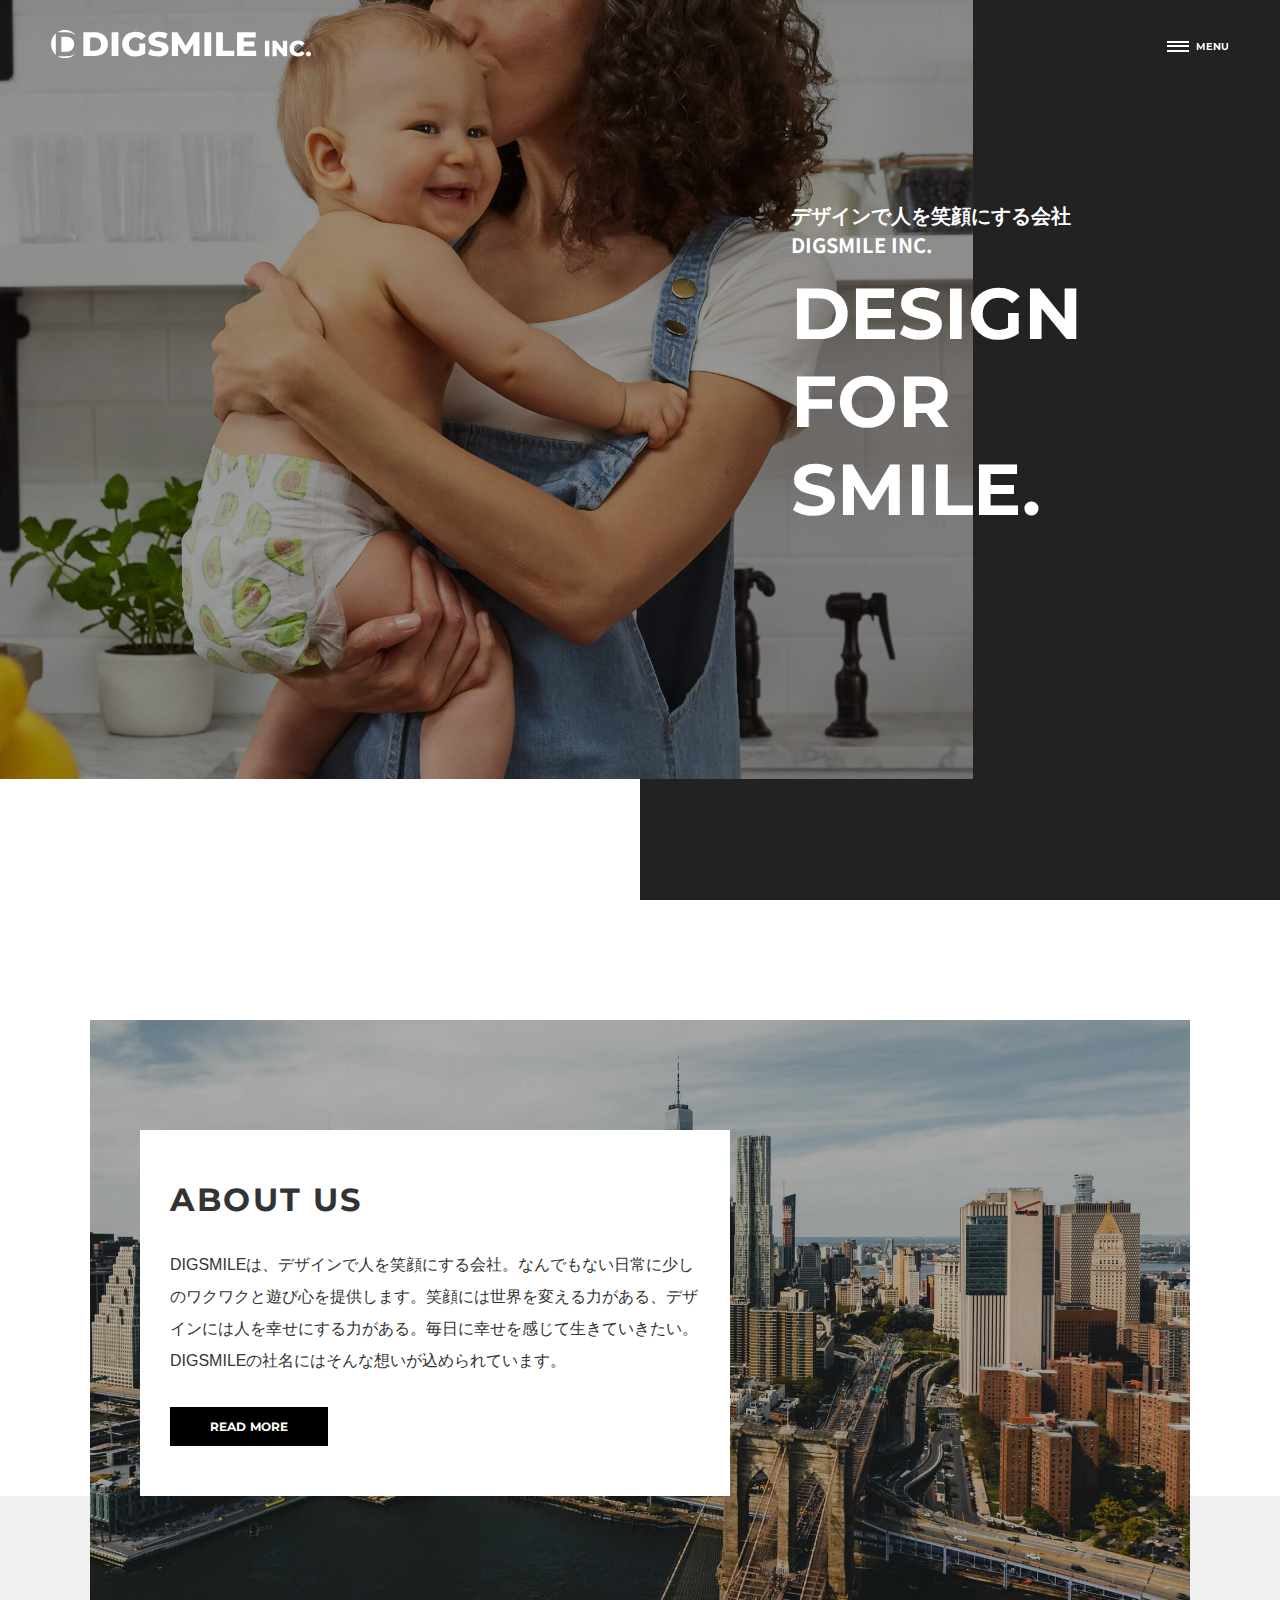
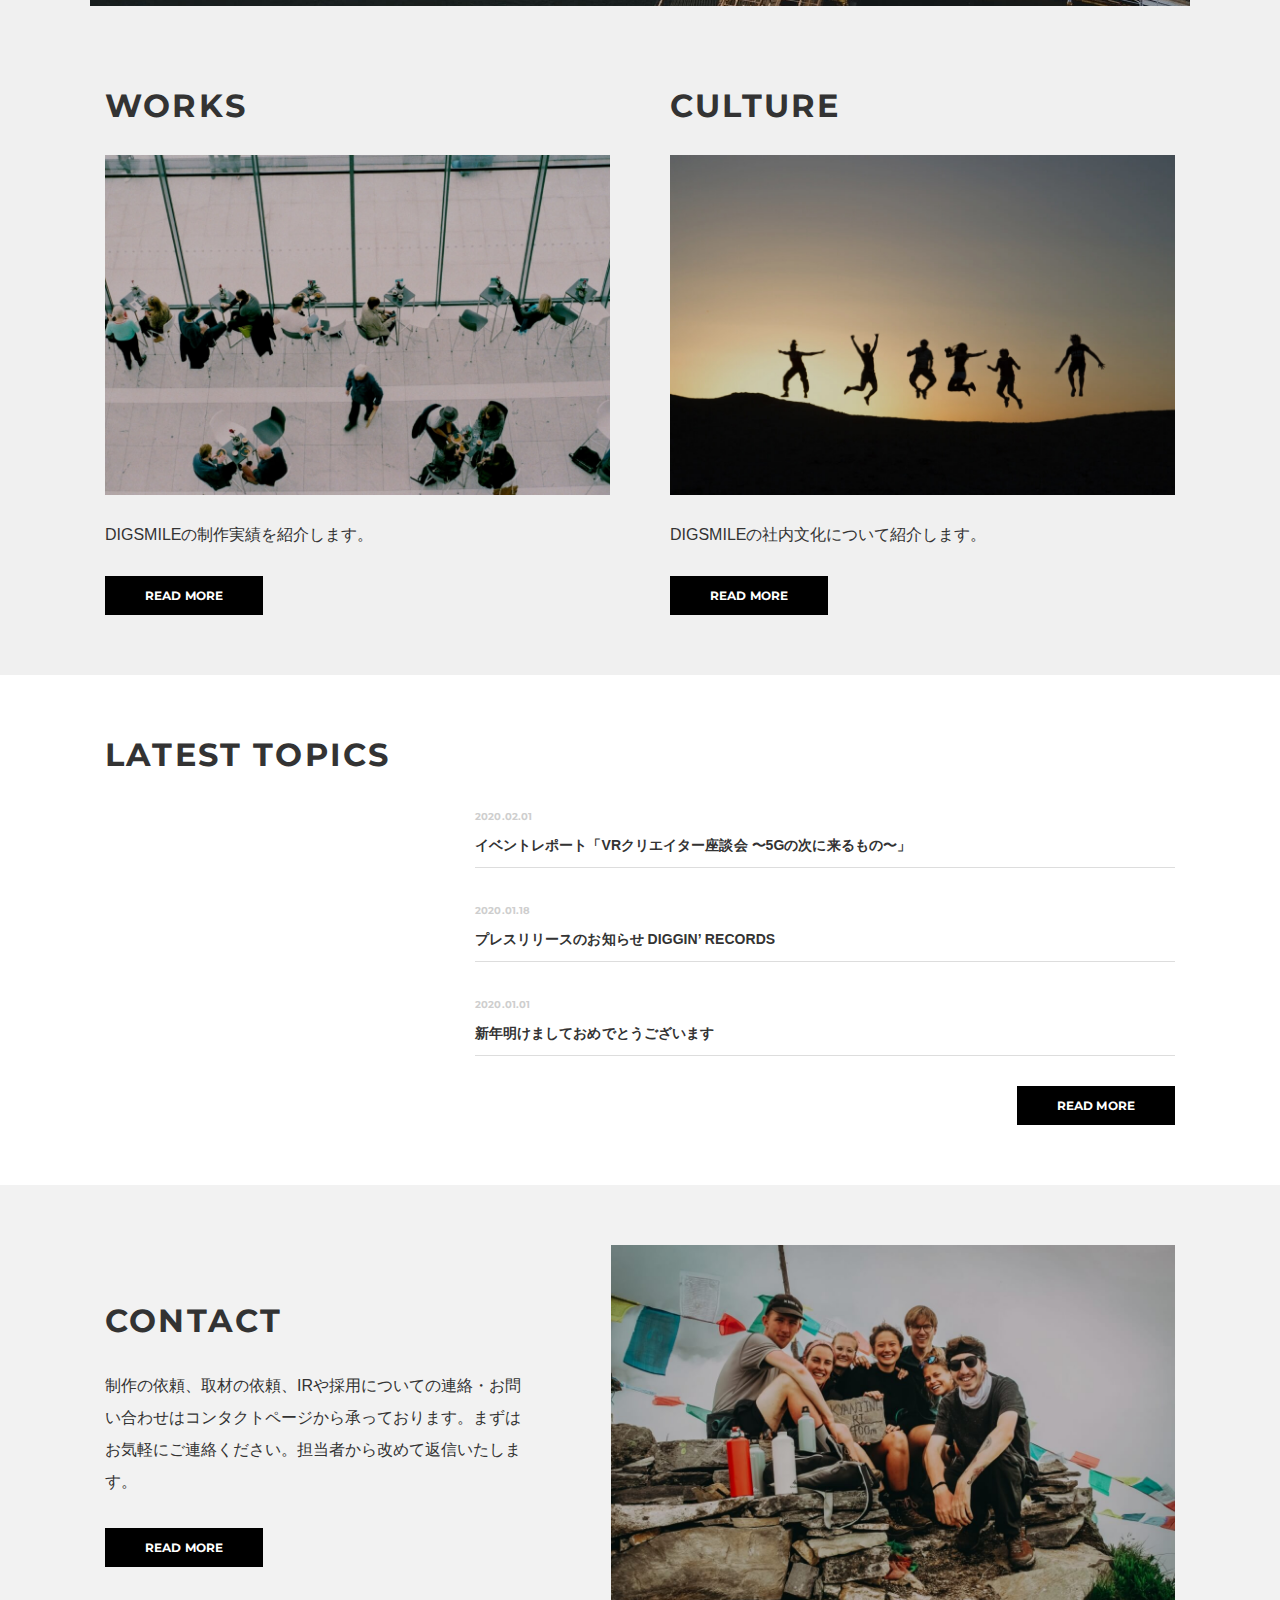
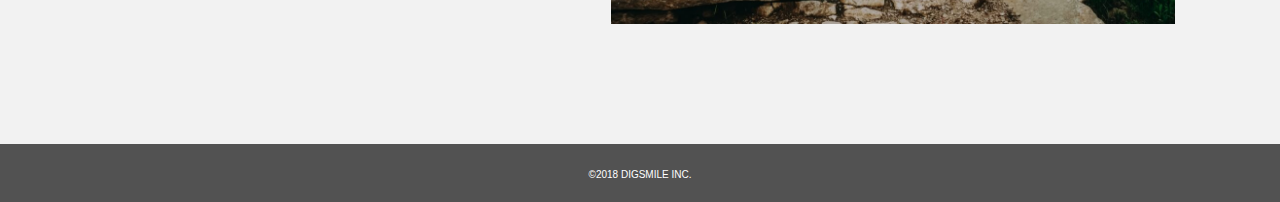
<file: index.html>
<!DOCTYPE html>
<html lang="ja">
  <head>
    <meta charset="UTF-8" />
    <meta http-equiv="X-UA-Compatible" content="IE=edge" />
    <meta name="viewport" content="width=device-width, initial-scale=1.0"/>
    <meta name="robots" content="noindex , nofollow">
    <title>DIGSMILE INC.</title>
    <link href="https://fonts.googleapis.com/css2?family=Montserrat:wght@400;700;800&family=Noto+Sans+JP:wght@400;700&display=swap" rel="stylesheet">
    <link rel="stylesheet" href="css/ress.css"/>
    <link rel="stylesheet" href="css/style.css"/>
  </head>
  <body>
    <header class="header js-fix">
      <div class="header__logo">
        <a href="/">
          <svg xmlns="http://www.w3.org/2000/svg" width="260" height="28.204" viewBox="0 0 260 28.204"><g transform="translate(-59 -29)"><path d="M14,35.2A13.9,13.9,0,0,1,6.785,33.19h8.848a14.228,14.228,0,0,0,8.847-2.739A13.97,13.97,0,0,1,14,35.2ZM4.822,31.752h0a14.17,14.17,0,0,1,0-21.3Zm10.54-3.117H10.33V13.771h5.032a8.094,8.094,0,0,1,5.682,1.994,7.233,7.233,0,0,1,2.138,5.439,7.234,7.234,0,0,1-2.138,5.439,8.093,8.093,0,0,1-5.682,1.99ZM25.007,12.39a13.9,13.9,0,0,0-9.373-3.174H6.463a13.932,13.932,0,0,1,13.76-.749,14.157,14.157,0,0,1,4.785,3.922Z" transform="translate(59 22)"/><path d="M2.38-23.8H13.634a15.731,15.731,0,0,1,6.936,1.465,11.018,11.018,0,0,1,4.692,4.155,11.723,11.723,0,0,1,1.666,6.3,11.723,11.723,0,0,1-1.666,6.3A11.018,11.018,0,0,1,20.57-1.423,15.731,15.731,0,0,1,13.634.042H2.38ZM13.362-5.34a6.893,6.893,0,0,0,4.913-1.737,6.262,6.262,0,0,0,1.853-4.8,6.262,6.262,0,0,0-1.853-4.8,6.893,6.893,0,0,0-4.913-1.737H9.112V-5.34ZM30.634-23.8h6.732V.042H30.634ZM58.276-12.39h5.95v9.877A15.5,15.5,0,0,1,59.534-.265a18.642,18.642,0,0,1-5.3.783A14.166,14.166,0,0,1,47.5-1.065a11.8,11.8,0,0,1-4.692-4.411,12.18,12.18,0,0,1-1.7-6.4,12.18,12.18,0,0,1,1.7-6.4,11.747,11.747,0,0,1,4.726-4.411,14.514,14.514,0,0,1,6.834-1.584,15.2,15.2,0,0,1,5.984,1.124,11.536,11.536,0,0,1,4.42,3.236l-4.284,3.883a7.546,7.546,0,0,0-5.78-2.657,6.693,6.693,0,0,0-4.93,1.856,6.67,6.67,0,0,0-1.87,4.955,7.208,7.208,0,0,0,.85,3.525,6.1,6.1,0,0,0,2.38,2.418,6.969,6.969,0,0,0,3.5.868,8.588,8.588,0,0,0,3.638-.783ZM77.044.519A21.967,21.967,0,0,1,71.434-.2,13.786,13.786,0,0,1,67.014-2.1l2.21-4.973a14.289,14.289,0,0,0,3.706,1.7,14.086,14.086,0,0,0,4.148.647q3.876,0,3.876-1.941a1.607,1.607,0,0,0-1.105-1.516A20.3,20.3,0,0,0,76.3-9.222a33.866,33.866,0,0,1-4.488-1.243,7.554,7.554,0,0,1-3.094-2.129,5.758,5.758,0,0,1-1.292-3.951,6.848,6.848,0,0,1,1.19-3.934,7.965,7.965,0,0,1,3.553-2.776,14.6,14.6,0,0,1,5.8-1.022,20.415,20.415,0,0,1,4.624.528A14.146,14.146,0,0,1,86.6-22.2l-2.074,5.007a13.837,13.837,0,0,0-6.6-1.839,5.522,5.522,0,0,0-2.924.6,1.787,1.787,0,0,0-.918,1.55,1.536,1.536,0,0,0,1.088,1.43,19.646,19.646,0,0,0,3.5.988,32.762,32.762,0,0,1,4.5,1.243,7.779,7.779,0,0,1,3.094,2.112,5.646,5.646,0,0,1,1.309,3.934A6.714,6.714,0,0,1,86.394-3.3,8.114,8.114,0,0,1,82.824-.52,14.418,14.418,0,0,1,77.044.519ZM112.336.042l-.068-12.636-6.12,10.286h-2.992L97.07-12.253V.042H90.848V-23.8H96.39l8.364,13.76,8.16-13.76h5.542L118.524.042ZM123.454-23.8h6.732V.042h-6.732Zm11.7,0h6.732V-5.305h11.356V.042H135.15Zm40.018,18.63V.042H156.06V-23.8h18.666v5.211h-12v4.019H173.3v5.041H162.724v4.359Z" transform="translate(89 55)"/><path d="M1.54-15.4H5.9V0H1.54Zm22.22,0V0H20.174l-6.8-8.206V0H9.108V-15.4h3.586l6.8,8.206V-15.4ZM34.628.308A9.114,9.114,0,0,1,30.283-.715a7.65,7.65,0,0,1-3.025-2.849,7.858,7.858,0,0,1-1.1-4.136,7.858,7.858,0,0,1,1.1-4.136,7.65,7.65,0,0,1,3.025-2.849,9.114,9.114,0,0,1,4.345-1.023,9.326,9.326,0,0,1,3.806.748A7.323,7.323,0,0,1,41.25-12.8L38.478-10.3a4.56,4.56,0,0,0-3.63-1.8,4.48,4.48,0,0,0-2.233.55A3.817,3.817,0,0,0,31.1-10a4.773,4.773,0,0,0-.539,2.3A4.773,4.773,0,0,0,31.1-5.4,3.817,3.817,0,0,0,32.615-3.85a4.48,4.48,0,0,0,2.233.55,4.56,4.56,0,0,0,3.63-1.8L41.25-2.6A7.323,7.323,0,0,1,38.434-.44,9.326,9.326,0,0,1,34.628.308ZM45.1.2a2.462,2.462,0,0,1-1.782-.7,2.377,2.377,0,0,1-.726-1.782,2.35,2.35,0,0,1,.715-1.782A2.5,2.5,0,0,1,45.1-4.752a2.485,2.485,0,0,1,1.8.682,2.369,2.369,0,0,1,.7,1.782,2.4,2.4,0,0,1-.715,1.782A2.452,2.452,0,0,1,45.1.2Z" transform="translate(271.392 55.205)"/></g></svg>
        </a>
      </div>
      <div class="header__hg-box js-hg">
        <!-- hg-menu -->
        <button class="hg-btn">
          <span class="bar bar__top"></span>
          <span class="bar bar__mid"></span>
          <span class="bar bar__bottom"></span>
        </button>
        <p class="header__nav--text">MENU</p>
      </div>
      <nav class="header__nav js-nav">
        <ul class="header__nav--list">
          <li class="nav--item symbol-logo">
            <svg xmlns="http://www.w3.org/2000/svg" xmlns:xlink="http://www.w3.org/1999/xlink" width="60.148" height="63" viewBox="0 0 60.148 63">
              <defs>
                <filter id="前面オブジェクトで型抜き_1" x="0" y="0" width="60.148" height="63" filterUnits="userSpaceOnUse">
                  <feOffset dy="3" input="SourceAlpha"/>
                  <feGaussianBlur stdDeviation="3" result="blur"/>
                  <feFlood flood-opacity="0.161"/>
                  <feComposite operator="in" in2="blur"/>
                  <feComposite in="SourceGraphic"/>
                </filter>
              </defs>
              <g id="グループ_8" data-name="グループ 8" transform="translate(-50 0.063)">
                <g transform="matrix(1, 0, 0, 1, 50, -0.06)" filter="url(#前面オブジェクトで型抜き_1)">
                  <path id="前面オブジェクトで型抜き_1-2" data-name="前面オブジェクトで型抜き 1" d="M22.969,45a23.236,23.236,0,0,1-8.941-1.768,22.925,22.925,0,0,1-7.3-4.822A22.405,22.405,0,0,1,1.8,31.258a22.141,22.141,0,0,1,.838-19.247A22.842,22.842,0,0,1,9.68,4.146v36.6H26.535a25.018,25.018,0,0,0,8.906-1.533,18.276,18.276,0,0,0,6.706-4.33A23.061,23.061,0,0,1,22.969,45ZM26.11,33.7H18.266v-23H26.11a12.673,12.673,0,0,1,8.858,3.087A11.152,11.152,0,0,1,38.3,22.2a11.152,11.152,0,0,1-3.332,8.414A12.673,12.673,0,0,1,26.11,33.7ZM40.661,8.152c-3.627-2.946-8.512-4.5-14.126-4.5H10.424a23.321,23.321,0,0,1,30.239,4.5Z" transform="translate(9 6)"/>
                </g>
              </g>
            </svg>
          </li>
          <li class="nav--item"><a href="./about/">ABOUT US</a></li>
          <li class="nav--item"><a href="#works">WORKS</a></li>
          <li class="nav--item"><a href="#culture">CULTURE</a></li>
          <li class="nav--item"><a href="#topics">TOPICS</a></li>
          <li class="nav--item"><a href="./contact/">CONTACT</a></li>
        </ul>
      </nav>
    </header>
    <main>
      <!-- fv -->
      <div class="fv">
        <div class="fv__img"></div>
        <div class="fv__content">
          <p class="fv__text-ja">デザインで人を笑顔にする会社</p>
          <p class="fv__text-en-s">DIGSMILE INC.</p>
          <p class="fv__text-en-l">
            DESIGN<br>
            FOR<br>
            SMILE.
          </p>
        </div>
      </div>
      <!-- top-about -->
      <section class="top-about">
        <div class="top-about__inner wrapper">
          <div class="top-about__content">
            <h2 class="section-title">ABOUT US</h2>
            <p class="top-about__text">
              DIGSMILEは、デザインで人を笑顔にする会社。なんでもない日常に少しのワクワクと遊び心を提供します。笑顔には世界を変える力がある、デザインには人を幸せにする力がある。毎日に幸せを感じて生きていきたい。DIGSMILEの社名にはそんな想いが込められています。
            </p>
            <a href="./about/" class="btn">READ MORE</a>
          </div>
        </div>
      </section>
      <!-- works/culture -->
      <div class="section-bg">
        <div class="wrapper">
          <!-- works -->
          <section id="works" class="works">
            <h2 class="section-title">WORKS</h2>
            <img src="img/works-img.jpg" alt="" class="works__img">
            <p class="works__text">DIGSMILEの制作実績を紹介します。</p>
            <a href="/" class="btn">READ MORE</a>
          </section>
          <!-- culture -->
          <section id="culture" class="culture">
            <h2 class="section-title">CULTURE</h2>
            <img src="img/culture-img.jpg" alt="" class="culture__img">
            <p class="culture__text">DIGSMILEの社内文化について紹介します。</p>
            <a href="/" class="btn">READ MORE</a>
          </section>
        </div>
      </div>
      <!-- topics -->
      <section id="topics" class="topics wrapper">
        <h2 class="section-title">LATEST TOPICS</h2>
        <div class="topics__content">
          <ul class="topics__list">
            <li class="topics__list--row">
              <date class="topics__list--date">2020.02.01</date>
              <p class="topics__list--text">イベントレポート「VRクリエイター座談会 〜5Gの次に来るもの〜」</p>
            </li>
            <li class="topics__list--row">
              <date class="topics__list--date">2020.01.18</date>
              <p class="topics__list--text">プレスリリースのお知らせ DIGGIN’ RECORDS</p>
            </li>
            <li class="topics__list--row">
              <date class="topics__list--date">2020.01.01</date>
              <p class="topics__list--text">新年明けましておめでとうございます</p>
            </li>
          </ul>
          <a href="/" class="btn">READ MORE</a>
        </div>
      </section>
      <!-- top-contact -->
      <section class="top-contact">
        <div class="top-contact__inner-box wrapper">
          <div class="top-contact__content">
            <h2 class="section-title">CONTACT</h2>
            <p class="top-contact__text">
              制作の依頼、取材の依頼、IRや採用についての連絡・お問い合わせはコンタクトページから承っております。まずはお気軽にご連絡ください。担当者から改めて返信いたします。
            </p>
            <a href="./contact/" class="btn">READ MORE</a>
          </div>
          <img src="img/contact-img.jpg" alt="" class="top-contact__img">
        </div>
      </section>
    </main>
    <!-- footer -->
    <footer class="footer">
      <small class="copyright">©2018 DIGSMILE INC.</small>
    </footer>
    <script src="js/jquery-3.6.0.min.js"></script>
    <script src="js/script.js"></script>
  </body>
</html>
</file>
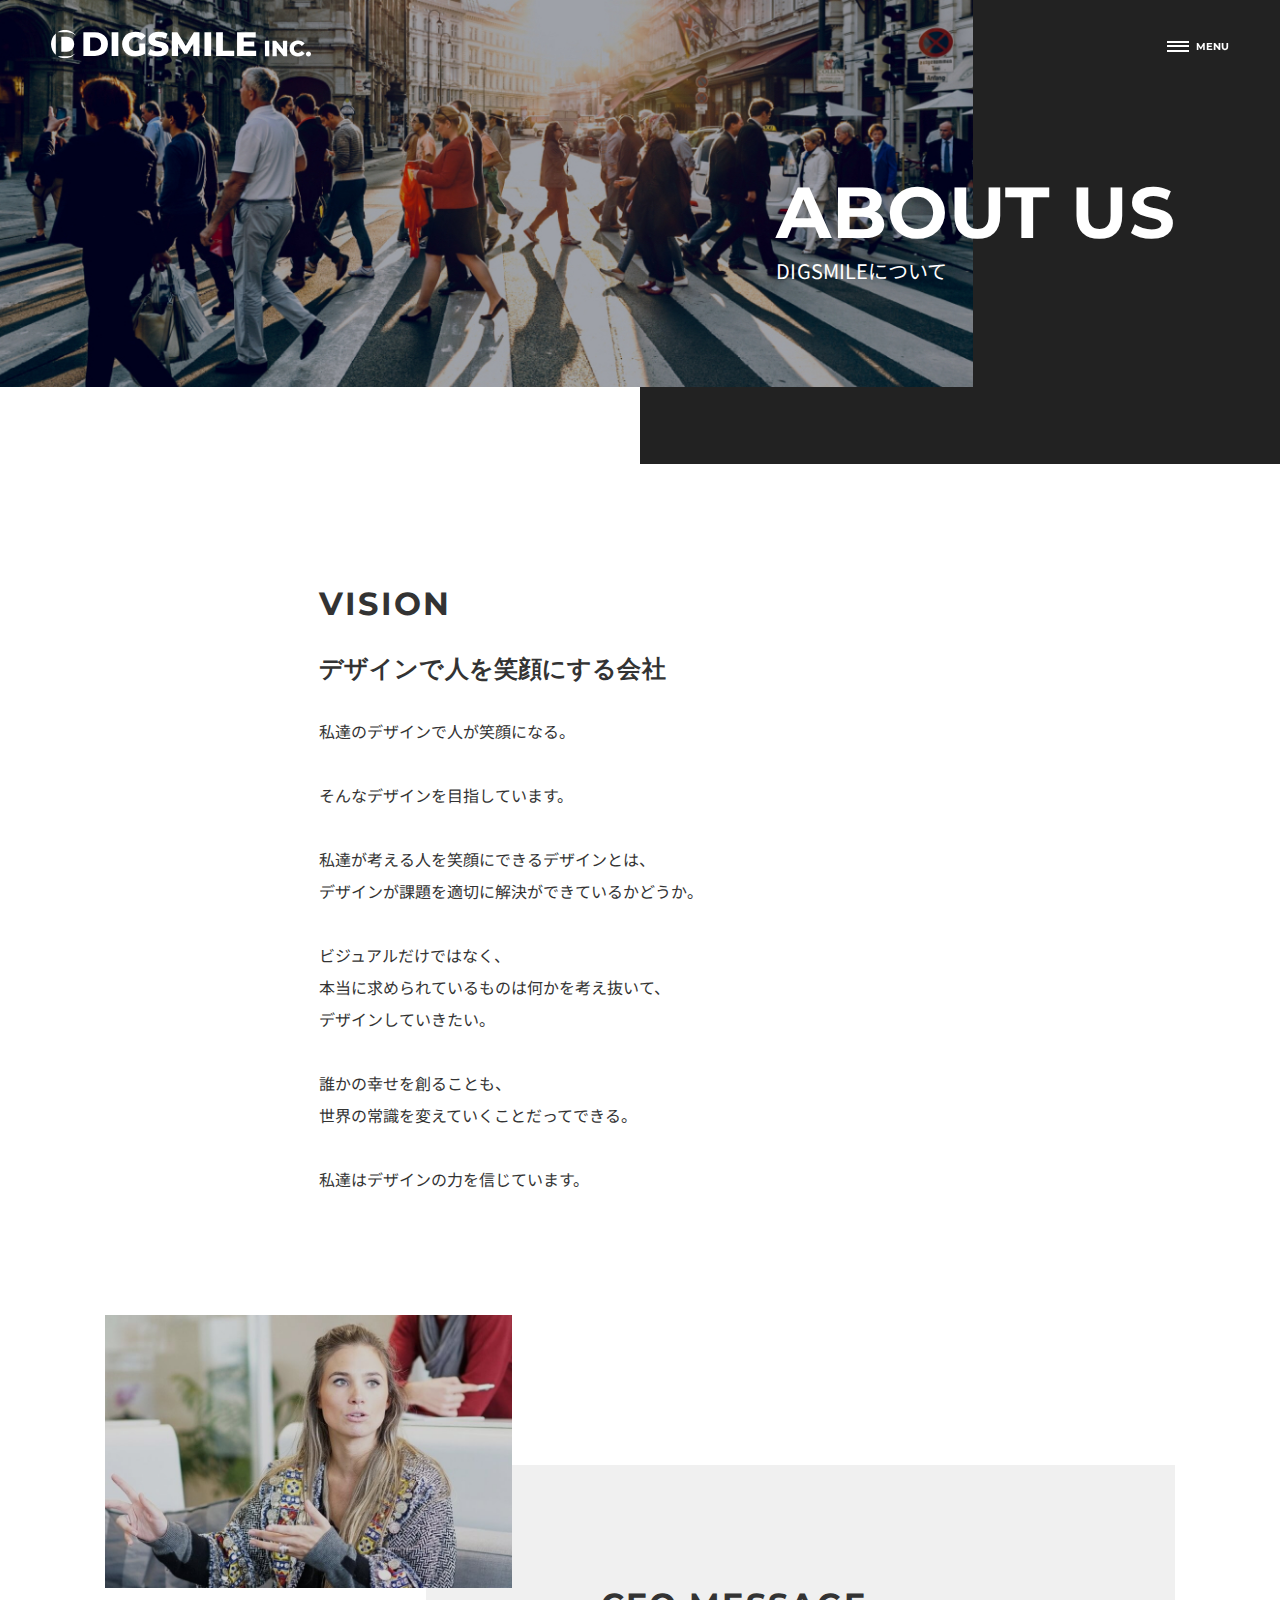
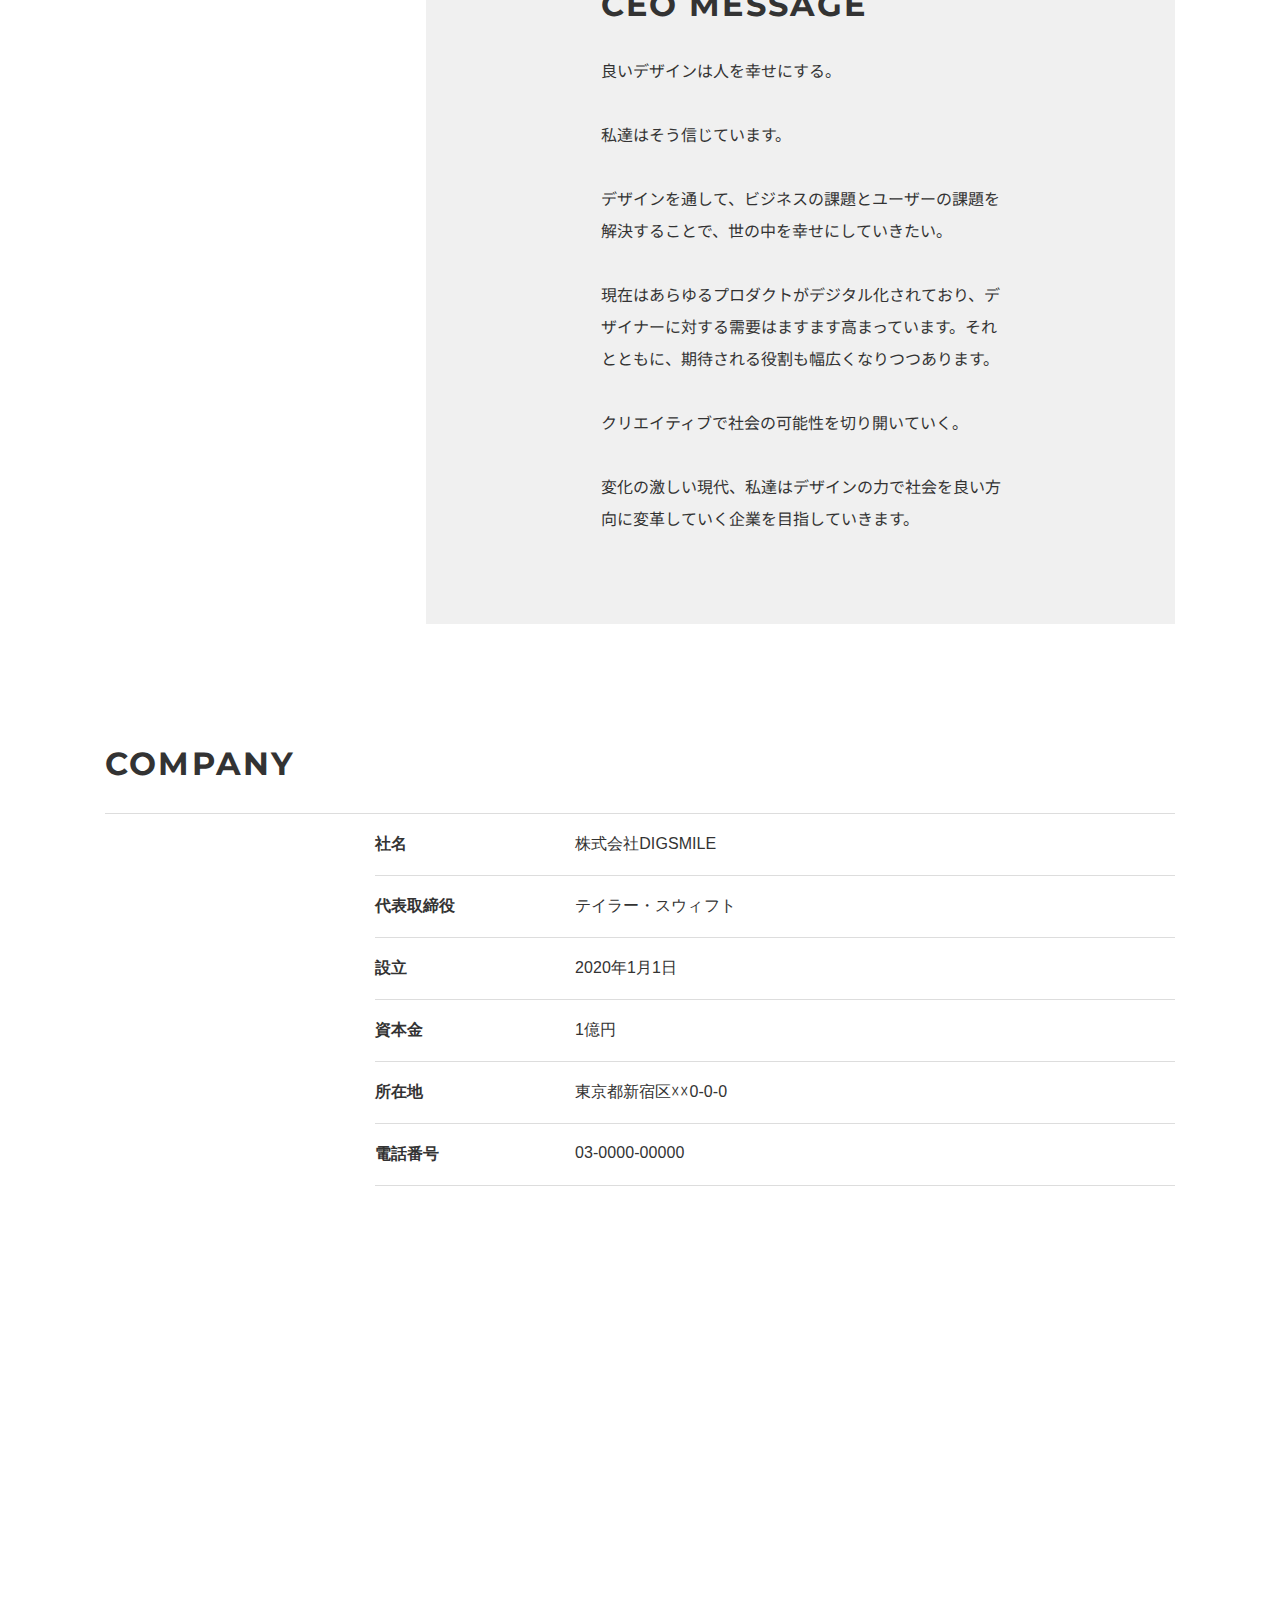
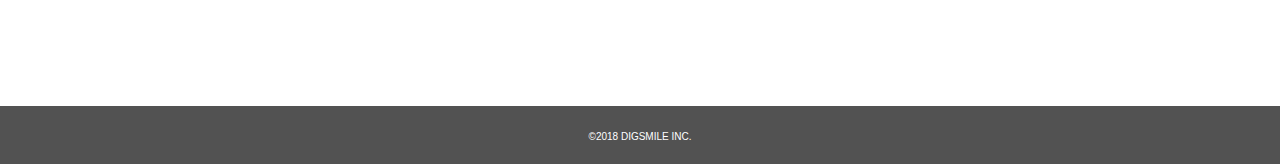
<file: about/index.html>
<!DOCTYPE html>
<html lang="en">
  <head>
    <meta charset="UTF-8" />
    <meta http-equiv="X-UA-Compatible" content="IE=edge" />
    <meta name="viewport" content="width=device-width, initial-scale=1.0"/>
    <meta name="robots" content="noindex , nofollow">
    <title>ABOUT US | DIGSMILE INC.</title>
    <link href="https://fonts.googleapis.com/css2?family=Montserrat:wght@400;700;800&family=Noto+Sans+JP:wght@400;700&display=swap" rel="stylesheet">
    <link rel="stylesheet" href="../css/ress.css"/>
    <link rel="stylesheet" href="../css/style.css"/>
    <link rel="stylesheet" href="../css/about.css">
  </head>
  <body>
    <header class="header js-fix">
      <div class="header__logo">
        <a href="../index.html">
          <svg xmlns="http://www.w3.org/2000/svg" width="260" height="28.204" viewBox="0 0 260 28.204"><g transform="translate(-59 -29)"><path d="M14,35.2A13.9,13.9,0,0,1,6.785,33.19h8.848a14.228,14.228,0,0,0,8.847-2.739A13.97,13.97,0,0,1,14,35.2ZM4.822,31.752h0a14.17,14.17,0,0,1,0-21.3Zm10.54-3.117H10.33V13.771h5.032a8.094,8.094,0,0,1,5.682,1.994,7.233,7.233,0,0,1,2.138,5.439,7.234,7.234,0,0,1-2.138,5.439,8.093,8.093,0,0,1-5.682,1.99ZM25.007,12.39a13.9,13.9,0,0,0-9.373-3.174H6.463a13.932,13.932,0,0,1,13.76-.749,14.157,14.157,0,0,1,4.785,3.922Z" transform="translate(59 22)"/><path d="M2.38-23.8H13.634a15.731,15.731,0,0,1,6.936,1.465,11.018,11.018,0,0,1,4.692,4.155,11.723,11.723,0,0,1,1.666,6.3,11.723,11.723,0,0,1-1.666,6.3A11.018,11.018,0,0,1,20.57-1.423,15.731,15.731,0,0,1,13.634.042H2.38ZM13.362-5.34a6.893,6.893,0,0,0,4.913-1.737,6.262,6.262,0,0,0,1.853-4.8,6.262,6.262,0,0,0-1.853-4.8,6.893,6.893,0,0,0-4.913-1.737H9.112V-5.34ZM30.634-23.8h6.732V.042H30.634ZM58.276-12.39h5.95v9.877A15.5,15.5,0,0,1,59.534-.265a18.642,18.642,0,0,1-5.3.783A14.166,14.166,0,0,1,47.5-1.065a11.8,11.8,0,0,1-4.692-4.411,12.18,12.18,0,0,1-1.7-6.4,12.18,12.18,0,0,1,1.7-6.4,11.747,11.747,0,0,1,4.726-4.411,14.514,14.514,0,0,1,6.834-1.584,15.2,15.2,0,0,1,5.984,1.124,11.536,11.536,0,0,1,4.42,3.236l-4.284,3.883a7.546,7.546,0,0,0-5.78-2.657,6.693,6.693,0,0,0-4.93,1.856,6.67,6.67,0,0,0-1.87,4.955,7.208,7.208,0,0,0,.85,3.525,6.1,6.1,0,0,0,2.38,2.418,6.969,6.969,0,0,0,3.5.868,8.588,8.588,0,0,0,3.638-.783ZM77.044.519A21.967,21.967,0,0,1,71.434-.2,13.786,13.786,0,0,1,67.014-2.1l2.21-4.973a14.289,14.289,0,0,0,3.706,1.7,14.086,14.086,0,0,0,4.148.647q3.876,0,3.876-1.941a1.607,1.607,0,0,0-1.105-1.516A20.3,20.3,0,0,0,76.3-9.222a33.866,33.866,0,0,1-4.488-1.243,7.554,7.554,0,0,1-3.094-2.129,5.758,5.758,0,0,1-1.292-3.951,6.848,6.848,0,0,1,1.19-3.934,7.965,7.965,0,0,1,3.553-2.776,14.6,14.6,0,0,1,5.8-1.022,20.415,20.415,0,0,1,4.624.528A14.146,14.146,0,0,1,86.6-22.2l-2.074,5.007a13.837,13.837,0,0,0-6.6-1.839,5.522,5.522,0,0,0-2.924.6,1.787,1.787,0,0,0-.918,1.55,1.536,1.536,0,0,0,1.088,1.43,19.646,19.646,0,0,0,3.5.988,32.762,32.762,0,0,1,4.5,1.243,7.779,7.779,0,0,1,3.094,2.112,5.646,5.646,0,0,1,1.309,3.934A6.714,6.714,0,0,1,86.394-3.3,8.114,8.114,0,0,1,82.824-.52,14.418,14.418,0,0,1,77.044.519ZM112.336.042l-.068-12.636-6.12,10.286h-2.992L97.07-12.253V.042H90.848V-23.8H96.39l8.364,13.76,8.16-13.76h5.542L118.524.042ZM123.454-23.8h6.732V.042h-6.732Zm11.7,0h6.732V-5.305h11.356V.042H135.15Zm40.018,18.63V.042H156.06V-23.8h18.666v5.211h-12v4.019H173.3v5.041H162.724v4.359Z" transform="translate(89 55)"/><path d="M1.54-15.4H5.9V0H1.54Zm22.22,0V0H20.174l-6.8-8.206V0H9.108V-15.4h3.586l6.8,8.206V-15.4ZM34.628.308A9.114,9.114,0,0,1,30.283-.715a7.65,7.65,0,0,1-3.025-2.849,7.858,7.858,0,0,1-1.1-4.136,7.858,7.858,0,0,1,1.1-4.136,7.65,7.65,0,0,1,3.025-2.849,9.114,9.114,0,0,1,4.345-1.023,9.326,9.326,0,0,1,3.806.748A7.323,7.323,0,0,1,41.25-12.8L38.478-10.3a4.56,4.56,0,0,0-3.63-1.8,4.48,4.48,0,0,0-2.233.55A3.817,3.817,0,0,0,31.1-10a4.773,4.773,0,0,0-.539,2.3A4.773,4.773,0,0,0,31.1-5.4,3.817,3.817,0,0,0,32.615-3.85a4.48,4.48,0,0,0,2.233.55,4.56,4.56,0,0,0,3.63-1.8L41.25-2.6A7.323,7.323,0,0,1,38.434-.44,9.326,9.326,0,0,1,34.628.308ZM45.1.2a2.462,2.462,0,0,1-1.782-.7,2.377,2.377,0,0,1-.726-1.782,2.35,2.35,0,0,1,.715-1.782A2.5,2.5,0,0,1,45.1-4.752a2.485,2.485,0,0,1,1.8.682,2.369,2.369,0,0,1,.7,1.782,2.4,2.4,0,0,1-.715,1.782A2.452,2.452,0,0,1,45.1.2Z" transform="translate(271.392 55.205)"/></g></svg>
        </a>
      </div>
      <div class="header__hg-box js-hg">
        <!-- hg-menu -->
        <button class="hg-btn">
          <span class="bar bar__top"></span>
          <span class="bar bar__mid"></span>
          <span class="bar bar__bottom"></span>
        </button>
        <p class="header__nav--text">MENU</p>
      </div>
      <nav class="header__nav js-nav">
        <ul class="header__nav--list">
          <li class="nav--item symbol-logo">
            <svg xmlns="http://www.w3.org/2000/svg" xmlns:xlink="http://www.w3.org/1999/xlink" width="60.148" height="63" viewBox="0 0 60.148 63">
              <defs>
                <filter id="前面オブジェクトで型抜き_1" x="0" y="0" width="60.148" height="63" filterUnits="userSpaceOnUse">
                  <feOffset dy="3" input="SourceAlpha"/>
                  <feGaussianBlur stdDeviation="3" result="blur"/>
                  <feFlood flood-opacity="0.161"/>
                  <feComposite operator="in" in2="blur"/>
                  <feComposite in="SourceGraphic"/>
                </filter>
              </defs>
              <g id="グループ_8" data-name="グループ 8" transform="translate(-50 0.063)">
                <g transform="matrix(1, 0, 0, 1, 50, -0.06)" filter="url(#前面オブジェクトで型抜き_1)">
                  <path id="前面オブジェクトで型抜き_1-2" data-name="前面オブジェクトで型抜き 1" d="M22.969,45a23.236,23.236,0,0,1-8.941-1.768,22.925,22.925,0,0,1-7.3-4.822A22.405,22.405,0,0,1,1.8,31.258a22.141,22.141,0,0,1,.838-19.247A22.842,22.842,0,0,1,9.68,4.146v36.6H26.535a25.018,25.018,0,0,0,8.906-1.533,18.276,18.276,0,0,0,6.706-4.33A23.061,23.061,0,0,1,22.969,45ZM26.11,33.7H18.266v-23H26.11a12.673,12.673,0,0,1,8.858,3.087A11.152,11.152,0,0,1,38.3,22.2a11.152,11.152,0,0,1-3.332,8.414A12.673,12.673,0,0,1,26.11,33.7ZM40.661,8.152c-3.627-2.946-8.512-4.5-14.126-4.5H10.424a23.321,23.321,0,0,1,30.239,4.5Z" transform="translate(9 6)"/>
                </g>
              </g>
            </svg>
          </li>
          <li class="nav--item"><a href="./index.html">ABOUT US</a></li>
          <li class="nav--item"><a href="../index.html#works">WORKS</a></li>
          <li class="nav--item"><a href="../index.html#culture">CULTURE</a></li>
          <li class="nav--item"><a href="../index.html#topics">TOPICS</a></li>
          <li class="nav--item"><a href="../contact/">CONTACT</a></li>
        </ul>
      </nav>
    </header>
    <main>
      <!-- fv -->
      <div class="fv sub-fv">
        <div class="fv__img"></div>
        <div class="fv__content wrapper">
          <div class=" fv__content--inner">
            <p class="fv__text-en-l">ABOUT US</p>
            <p class="fv__text-ja">DIGSMILEについて</p>
          </div>
        </div>
      </div>
      <div class="wrapper">
        <!-- vision -->
        <section class="vision">
          <h2 class="section-title">VISION</h2>
          <p class="vision__pickup">デザインで人を笑顔にする会社</p>
          <p class="content-text vision__text">
            私達のデザインで人が笑顔になる。<br>
            <br>
            そんなデザインを目指しています。<br>
            <br>
            私達が考える人を笑顔にできるデザインとは、<br>
            デザインが課題を適切に解決ができているかどうか。<br>
            <br>
            ビジュアルだけではなく、<br>
            本当に求められているものは何かを考え抜いて、<br>
            デザインしていきたい。<br>
            <br>
            誰かの幸せを創ることも、<br>
            世界の常識を変えていくことだってできる。<br>
            <br>
            私達はデザインの力を信じています。
          </p>
        </section>
        <!-- ceo-message -->
        <section class="ceo-message">
          <div class="ceo-message__content">
            <div class="ceo-message__content--inner">
              <h2 class="section-title">CEO MESSAGE</h2>
              <p class="content-text ceo-message__text">
                良いデザインは人を幸せにする。<br>
                <br>
                私達はそう信じています。<br>
                <br>
                デザインを通して、ビジネスの課題とユーザーの課題を解決することで、世の中を幸せにしていきたい。<br>
                <br>
                現在はあらゆるプロダクトがデジタル化されており、デザイナーに対する需要はますます高まっています。それとともに、期待される役割も幅広くなりつつあります。<br>
                <br>
                クリエイティブで社会の可能性を切り開いていく。<br>
                <br>
                変化の激しい現代、私達はデザインの力で社会を良い方向に変革していく企業を目指していきます。<br>
              </p>
            </div>
          </div>
          <div class="ceo-message__img">
            <img src="../img/ceo-img.jpg" alt="">
          </div>
        </section>
        <!-- company -->
        <section class="company">
          <div class="company__title-box">
            <h2 class="section-title">COMPANY</h2>
          </div>
          <dl class="company__desc">
            <dt>社名</dt>
            <dd>株式会社DIGSMILE</dd>
            <dt>代表取締役</dt>
            <dd>テイラー・スウィフト</dd>
            <dt>設立</dt>
            <dd>2020年1月1日</dd>
            <dt>資本金</dt>
            <dd>1億円</dd>
            <dt>所在地</dt>
            <dd>東京都新宿区☓☓0-0-0</dd>
            <dt>電話番号</dt>
            <dd>03-0000-00000</dd>
          </dl>
          <div class="company__map">
            <iframe src="https://www.google.com/maps/embed?pb=!1m18!1m12!1m3!1d25920.009795211605!2d139.69168762493828!3d35.70158748211774!2m3!1f0!2f0!3f0!3m2!1i1024!2i768!4f13.1!3m3!1m2!1s0x60188d2059b7fd4b%3A0xec61c68fe232efd2!2z5p2x5Lqs6YO95paw5a6_5Yy6!5e0!3m2!1sja!2sjp!4v1656427877954!5m2!1sja!2sjp" width="100%" height="auto" style="border:0;" allowfullscreen="" loading="lazy" referrerpolicy="no-referrer-when-downgrade"></iframe>
          </div>
        </section>
      </div>
    </main>
    <!-- footer -->
    <footer class="footer">
      <small class="copyright">©2018 DIGSMILE INC.</small>
    </footer>
    <script src="../js/jquery-3.6.0.min.js"></script>
    <script src="../js/script.js"></script>
  </body>
</html>
</file>
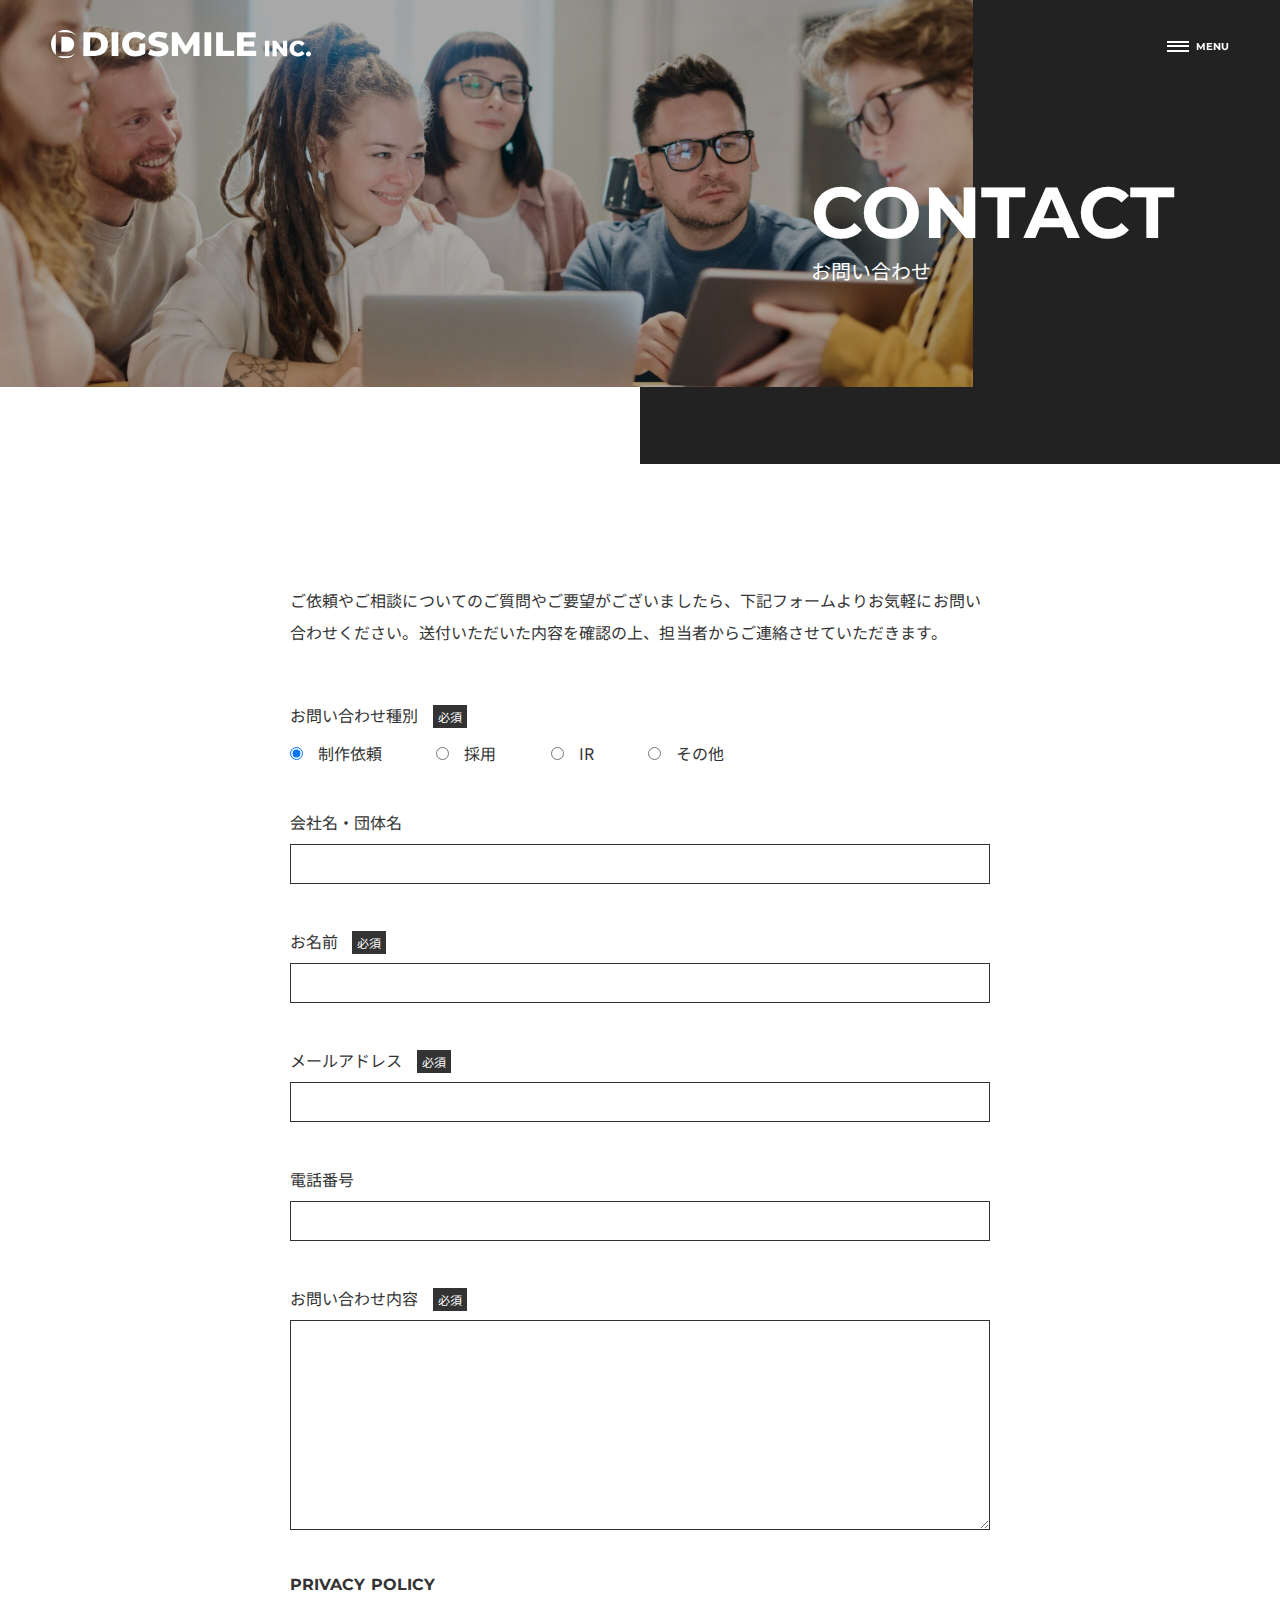
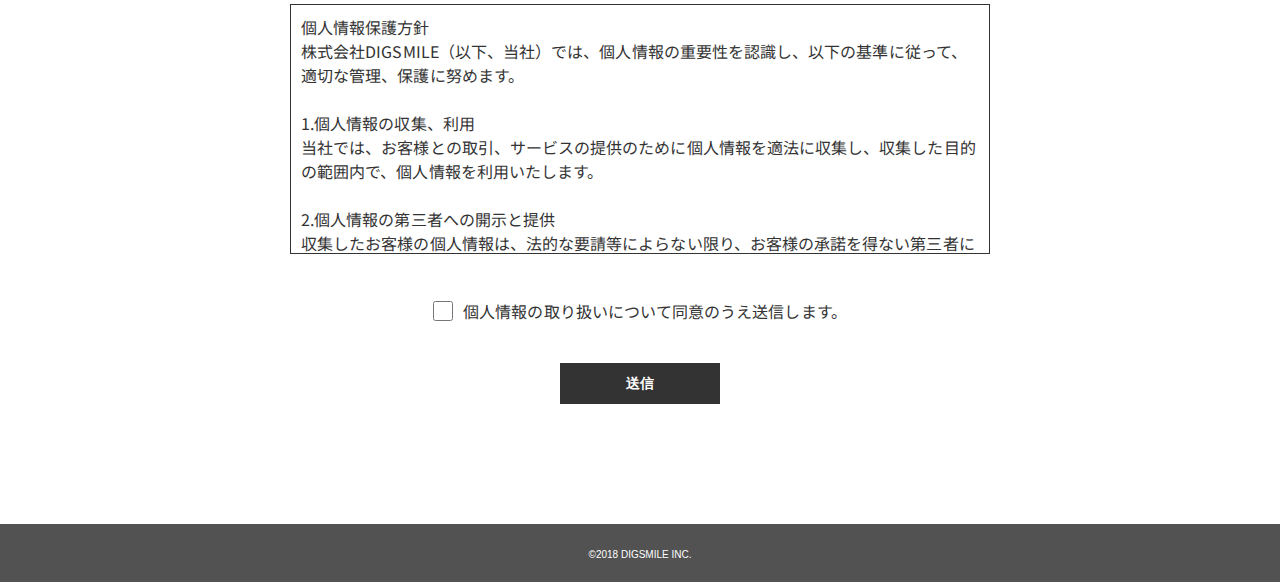
<file: contact/index.html>
<!DOCTYPE html>
<html lang="en">
  <head>
    <meta charset="UTF-8" />
    <meta http-equiv="X-UA-Compatible" content="IE=edge" />
    <meta name="viewport" content="width=device-width, initial-scale=1.0"/>
    <meta name="robots" content="noindex , nofollow">
    <title>CONTACT | DIGSMILE INC.</title>
    <link href="https://fonts.googleapis.com/css2?family=Montserrat:wght@400;700;800&family=Noto+Sans+JP:wght@400;700&display=swap" rel="stylesheet">
    <link rel="stylesheet" href="../css/ress.css"/>
    <link rel="stylesheet" href="../css/style.css"/>
    <link rel="stylesheet" href="../css/contact.css">
  </head>
  <body>
    <header class="header js-fix">
      <div class="header__logo">
        <a href="../index.html">
          <svg xmlns="http://www.w3.org/2000/svg" width="260" height="28.204" viewBox="0 0 260 28.204"><g transform="translate(-59 -29)"><path d="M14,35.2A13.9,13.9,0,0,1,6.785,33.19h8.848a14.228,14.228,0,0,0,8.847-2.739A13.97,13.97,0,0,1,14,35.2ZM4.822,31.752h0a14.17,14.17,0,0,1,0-21.3Zm10.54-3.117H10.33V13.771h5.032a8.094,8.094,0,0,1,5.682,1.994,7.233,7.233,0,0,1,2.138,5.439,7.234,7.234,0,0,1-2.138,5.439,8.093,8.093,0,0,1-5.682,1.99ZM25.007,12.39a13.9,13.9,0,0,0-9.373-3.174H6.463a13.932,13.932,0,0,1,13.76-.749,14.157,14.157,0,0,1,4.785,3.922Z" transform="translate(59 22)"/><path d="M2.38-23.8H13.634a15.731,15.731,0,0,1,6.936,1.465,11.018,11.018,0,0,1,4.692,4.155,11.723,11.723,0,0,1,1.666,6.3,11.723,11.723,0,0,1-1.666,6.3A11.018,11.018,0,0,1,20.57-1.423,15.731,15.731,0,0,1,13.634.042H2.38ZM13.362-5.34a6.893,6.893,0,0,0,4.913-1.737,6.262,6.262,0,0,0,1.853-4.8,6.262,6.262,0,0,0-1.853-4.8,6.893,6.893,0,0,0-4.913-1.737H9.112V-5.34ZM30.634-23.8h6.732V.042H30.634ZM58.276-12.39h5.95v9.877A15.5,15.5,0,0,1,59.534-.265a18.642,18.642,0,0,1-5.3.783A14.166,14.166,0,0,1,47.5-1.065a11.8,11.8,0,0,1-4.692-4.411,12.18,12.18,0,0,1-1.7-6.4,12.18,12.18,0,0,1,1.7-6.4,11.747,11.747,0,0,1,4.726-4.411,14.514,14.514,0,0,1,6.834-1.584,15.2,15.2,0,0,1,5.984,1.124,11.536,11.536,0,0,1,4.42,3.236l-4.284,3.883a7.546,7.546,0,0,0-5.78-2.657,6.693,6.693,0,0,0-4.93,1.856,6.67,6.67,0,0,0-1.87,4.955,7.208,7.208,0,0,0,.85,3.525,6.1,6.1,0,0,0,2.38,2.418,6.969,6.969,0,0,0,3.5.868,8.588,8.588,0,0,0,3.638-.783ZM77.044.519A21.967,21.967,0,0,1,71.434-.2,13.786,13.786,0,0,1,67.014-2.1l2.21-4.973a14.289,14.289,0,0,0,3.706,1.7,14.086,14.086,0,0,0,4.148.647q3.876,0,3.876-1.941a1.607,1.607,0,0,0-1.105-1.516A20.3,20.3,0,0,0,76.3-9.222a33.866,33.866,0,0,1-4.488-1.243,7.554,7.554,0,0,1-3.094-2.129,5.758,5.758,0,0,1-1.292-3.951,6.848,6.848,0,0,1,1.19-3.934,7.965,7.965,0,0,1,3.553-2.776,14.6,14.6,0,0,1,5.8-1.022,20.415,20.415,0,0,1,4.624.528A14.146,14.146,0,0,1,86.6-22.2l-2.074,5.007a13.837,13.837,0,0,0-6.6-1.839,5.522,5.522,0,0,0-2.924.6,1.787,1.787,0,0,0-.918,1.55,1.536,1.536,0,0,0,1.088,1.43,19.646,19.646,0,0,0,3.5.988,32.762,32.762,0,0,1,4.5,1.243,7.779,7.779,0,0,1,3.094,2.112,5.646,5.646,0,0,1,1.309,3.934A6.714,6.714,0,0,1,86.394-3.3,8.114,8.114,0,0,1,82.824-.52,14.418,14.418,0,0,1,77.044.519ZM112.336.042l-.068-12.636-6.12,10.286h-2.992L97.07-12.253V.042H90.848V-23.8H96.39l8.364,13.76,8.16-13.76h5.542L118.524.042ZM123.454-23.8h6.732V.042h-6.732Zm11.7,0h6.732V-5.305h11.356V.042H135.15Zm40.018,18.63V.042H156.06V-23.8h18.666v5.211h-12v4.019H173.3v5.041H162.724v4.359Z" transform="translate(89 55)"/><path d="M1.54-15.4H5.9V0H1.54Zm22.22,0V0H20.174l-6.8-8.206V0H9.108V-15.4h3.586l6.8,8.206V-15.4ZM34.628.308A9.114,9.114,0,0,1,30.283-.715a7.65,7.65,0,0,1-3.025-2.849,7.858,7.858,0,0,1-1.1-4.136,7.858,7.858,0,0,1,1.1-4.136,7.65,7.65,0,0,1,3.025-2.849,9.114,9.114,0,0,1,4.345-1.023,9.326,9.326,0,0,1,3.806.748A7.323,7.323,0,0,1,41.25-12.8L38.478-10.3a4.56,4.56,0,0,0-3.63-1.8,4.48,4.48,0,0,0-2.233.55A3.817,3.817,0,0,0,31.1-10a4.773,4.773,0,0,0-.539,2.3A4.773,4.773,0,0,0,31.1-5.4,3.817,3.817,0,0,0,32.615-3.85a4.48,4.48,0,0,0,2.233.55,4.56,4.56,0,0,0,3.63-1.8L41.25-2.6A7.323,7.323,0,0,1,38.434-.44,9.326,9.326,0,0,1,34.628.308ZM45.1.2a2.462,2.462,0,0,1-1.782-.7,2.377,2.377,0,0,1-.726-1.782,2.35,2.35,0,0,1,.715-1.782A2.5,2.5,0,0,1,45.1-4.752a2.485,2.485,0,0,1,1.8.682,2.369,2.369,0,0,1,.7,1.782,2.4,2.4,0,0,1-.715,1.782A2.452,2.452,0,0,1,45.1.2Z" transform="translate(271.392 55.205)"/></g></svg>
        </a>
      </div>
      <div class="header__hg-box js-hg">
        <!-- hg-menu -->
        <button class="hg-btn">
          <span class="bar bar__top"></span>
          <span class="bar bar__mid"></span>
          <span class="bar bar__bottom"></span>
        </button>
        <p class="header__nav--text">MENU</p>
      </div>
      <nav class="header__nav js-nav">
        <ul class="header__nav--list">
          <li class="nav--item symbol-logo">
            <svg xmlns="http://www.w3.org/2000/svg" xmlns:xlink="http://www.w3.org/1999/xlink" width="60.148" height="63" viewBox="0 0 60.148 63">
              <defs>
                <filter id="前面オブジェクトで型抜き_1" x="0" y="0" width="60.148" height="63" filterUnits="userSpaceOnUse">
                  <feOffset dy="3" input="SourceAlpha"/>
                  <feGaussianBlur stdDeviation="3" result="blur"/>
                  <feFlood flood-opacity="0.161"/>
                  <feComposite operator="in" in2="blur"/>
                  <feComposite in="SourceGraphic"/>
                </filter>
              </defs>
              <g id="グループ_8" data-name="グループ 8" transform="translate(-50 0.063)">
                <g transform="matrix(1, 0, 0, 1, 50, -0.06)" filter="url(#前面オブジェクトで型抜き_1)">
                  <path id="前面オブジェクトで型抜き_1-2" data-name="前面オブジェクトで型抜き 1" d="M22.969,45a23.236,23.236,0,0,1-8.941-1.768,22.925,22.925,0,0,1-7.3-4.822A22.405,22.405,0,0,1,1.8,31.258a22.141,22.141,0,0,1,.838-19.247A22.842,22.842,0,0,1,9.68,4.146v36.6H26.535a25.018,25.018,0,0,0,8.906-1.533,18.276,18.276,0,0,0,6.706-4.33A23.061,23.061,0,0,1,22.969,45ZM26.11,33.7H18.266v-23H26.11a12.673,12.673,0,0,1,8.858,3.087A11.152,11.152,0,0,1,38.3,22.2a11.152,11.152,0,0,1-3.332,8.414A12.673,12.673,0,0,1,26.11,33.7ZM40.661,8.152c-3.627-2.946-8.512-4.5-14.126-4.5H10.424a23.321,23.321,0,0,1,30.239,4.5Z" transform="translate(9 6)"/>
                </g>
              </g>
            </svg>
          </li>
          <li class="nav--item"><a href="../about/">ABOUT US</a></li>
          <li class="nav--item"><a href="../index.html#works">WORKS</a></li>
          <li class="nav--item"><a href="../index.html#culture">CULTURE</a></li>
          <li class="nav--item"><a href="../index.html#topics">TOPICS</a></li>
          <li class="nav--item"><a href="./index.html">CONTACT</a></li>
        </ul>
      </nav>
    </header>
    <main>
      <!-- fv -->
      <div class="fv sub-fv">
        <div class="fv__img"></div>
        <div class="fv__content wrapper">
          <div class=" fv__content--inner">
            <p class="fv__text-en-l">CONTACT</p>
            <p class="fv__text-ja">お問い合わせ</p>
          </div>
        </div>
      </div>
      <div class="contact-wrapper wrapper">
        <p class="contact__text">
          ご依頼やご相談についてのご質問やご要望がございましたら、下記フォームよりお気軽にお問い合わせください。送付いただいた内容を確認の上、担当者からご連絡させていただきます。
        </p>
        <form action="" method="post" class="contact__form">
          <div class="form__row">
            <div class="form__title">
              <p class="form__kinds">お問い合わせ種別</p>
              <span class="required">必須</span>
            </div>
            <div class="form__radio-box">
              <label for="request"><input type="radio" name="kinds" id="request" value="request" required checked>制作依頼</label>
              <label for="recruit"><input type="radio" name="kinds" id="recruit" value="recruit">採用</label>
              <label for="IR"><input type="radio" name="kinds" id="IR" value="IR">IR</label>
              <label for="other"><input type="radio" name="kinds" id="other" value="other">その他</label>
            </div>
          </div>
          <div class="form__row">
            <label for="company">会社名・団体名</label>
            <input type="text" name="company">
          </div>
          <div class="form__row">
            <div class="form__title">
              <label for="name">お名前</label>
              <span class="required">必須</span>
            </div>
            <input type="text" name="name" required>
          </div>
          <div class="form__row">
            <div class="form__title">
              <label for="email">メールアドレス</label>
              <span class="required">必須</span>
            </div>
            <input type="text" name="email" required>
          </div>
          <div class="form__row">
            <label for="tel">電話番号</label>
            <input type="text" name="tel">
          </div>
          <div class="form__row">
            <div class="form__title">
              <label for="message">お問い合わせ内容</label>
              <span class="required">必須</span>
            </div>
            <textarea name="message" cols="30" rows="10" required></textarea>
          </div>
          <div class="form__row">
            <p class="privacy__title">PRIVACY POLICY</p>
            <div class="privacy-box">
              <p class="privacy__text">
                個人情報保護方針<br>
                株式会社DIGSMILE（以下、当社）では、個人情報の重要性を認識し、以下の基準に従って、適切な管理、保護に努めます。<br>
                <br>
                1.個人情報の収集、利用<br>
                当社では、お客様との取引、サービスの提供のために個人情報を適法に収集し、収集した目的の範囲内で、個人情報を利用いたします。<br>
                <br>
                2.個人情報の第三者への開示と提供<br>
                収集したお客様の個人情報は、法的な要請等によらない限り、お客様の承諾を得ない第三者に対して提供・開示はいたしません。<br>
                業務の都合上、業務委託先に個人情報を提供する場合は、機密保持契約等によって業務委託先に個人情報保護を義務付けるとともに、業務委託先が適切に個人情報を取り扱うように管理いたします。<br>
                <br>
                3.個人情報の保護<br>
                当社では、個人情報の紛失、破壊、改ざん、不正アクセス、および漏えい等を防止するため、適切な対策を行います。<br>
                <br>
                4.法令および関連規範の遵守<br>
                当社は、個人情報の取り扱いに関して、個人情報保護法をはじめとする個人情報に関する法令および関連する規範を遵守します。<br>
                <br>
                5.個人情報の開示・訂正・削除<br>
                当社では、個人情報の開示・訂正・削除等の依頼があった場合、情報提供者本人であることを確認の上、すみやかに対応いたします。<br>
                <br>
                法令や当社方針により、プライバシー・ポリシーを予告なく改訂することがあります。<br>
                <br>
                お問い合わせ窓口<br>
                当社の個人情報の取扱いに関するお問い合わせは下記までご連絡お願いいたします。<br>
                株式会社ファイアープレイス<br>
                044-589-4333<br>
              </p>
            </div>
          </div>
          <div class="form__agree">
            <input type="checkbox" name="agree" required>
            <p class="form__agree--text">個人情報の取り扱いについて同意のうえ送信します。</p>
          </div>
          <div class="form__submit">
            <input type="submit" value="送信">
          </div>
        </form>
      </div>
    </main>
    <!-- footer -->
    <footer class="footer">
      <small class="copyright">©2018 DIGSMILE INC.</small>
    </footer>
    <script src="../js/jquery-3.6.0.min.js"></script>
    <script src="../js/script.js"></script>
  </body>
</html>
</file>
<file: css/ress.css>
/*!
 * ress.css • v4.0.0
 * MIT License
 * github.com/filipelinhares/ress
 */

/* # =================================================================
   # Global selectors
   # ================================================================= */

   html {
    box-sizing: border-box;
    -webkit-text-size-adjust: 100%; /* Prevent adjustments of font size after orientation changes in iOS */
    word-break: normal;
    -moz-tab-size: 4;
    tab-size: 4;
  }
  
  *,
  ::before,
  ::after {
    background-repeat: no-repeat; /* Set `background-repeat: no-repeat` to all elements and pseudo elements */
    box-sizing: inherit;
  }
  
  ::before,
  ::after {
    text-decoration: inherit; /* Inherit text-decoration and vertical align to ::before and ::after pseudo elements */
    vertical-align: inherit;
  }
  
  * {
    padding: 0; /* Reset `padding` and `margin` of all elements */
    margin: 0;
  }
  
  /* # =================================================================
     # General elements
     # ================================================================= */
  
  hr {
    overflow: visible; /* Show the overflow in Edge and IE */
    height: 0; /* Add the correct box sizing in Firefox */
    color: inherit; /* Correct border color in Firefox. */
  }
  
  details,
  main {
    display: block; /* Render the `main` element consistently in IE. */
  }
  
  summary {
    display: list-item; /* Add the correct display in all browsers */
  }
  
  small {
    font-size: 80%; /* Set font-size to 80% in `small` elements */
  }
  
  [hidden] {
    display: none; /* Add the correct display in IE */
  }
  
  abbr[title] {
    border-bottom: none; /* Remove the bottom border in Chrome 57 */
    /* Add the correct text decoration in Chrome, Edge, IE, Opera, and Safari */
    text-decoration: underline;
    text-decoration: underline dotted;
  }
  
  a {
    background-color: transparent; /* Remove the gray background on active links in IE 10 */
  }
  
  a:active,
  a:hover {
    outline-width: 0; /* Remove the outline when hovering in all browsers */
  }
  
  code,
  kbd,
  pre,
  samp {
    font-family: monospace, monospace; /* Specify the font family of code elements */
  }
  
  pre {
    font-size: 1em; /* Correct the odd `em` font sizing in all browsers */
  }
  
  b,
  strong {
    font-weight: bolder; /* Add the correct font weight in Chrome, Edge, and Safari */
  }
  
  /* https://gist.github.com/unruthless/413930 */
  sub,
  sup {
    font-size: 75%;
    line-height: 0;
    position: relative;
    vertical-align: baseline;
  }
  
  sub {
    bottom: -0.25em;
  }
  
  sup {
    top: -0.5em;
  }
  
  table {
    border-color: inherit; /* Correct border color in all Chrome, Edge, and Safari. */
    text-indent: 0; /* Remove text indentation in Chrome, Edge, and Safari */
  }
  
  /* # =================================================================
     # Forms
     # ================================================================= */
  
  input {
    border-radius: 0;
  }
  
  /* Replace pointer cursor in disabled elements */
  [disabled] {
    cursor: default;
  }
  
  [type='number']::-webkit-inner-spin-button,
  [type='number']::-webkit-outer-spin-button {
    height: auto; /* Correct the cursor style of increment and decrement buttons in Chrome */
  }
  
  [type='search'] {
    -webkit-appearance: textfield; /* Correct the odd appearance in Chrome and Safari */
    outline-offset: -2px; /* Correct the outline style in Safari */
  }
  
  [type='search']::-webkit-search-decoration {
    -webkit-appearance: none; /* Remove the inner padding in Chrome and Safari on macOS */
  }
  
  textarea {
    overflow: auto; /* Internet Explorer 11+ */
    resize: vertical; /* Specify textarea resizability */
  }
  
  button,
  input,
  optgroup,
  select,
  textarea {
    font: inherit; /* Specify font inheritance of form elements */
  }
  
  optgroup {
    font-weight: bold; /* Restore the font weight unset by the previous rule */
  }
  
  button {
    overflow: visible; /* Address `overflow` set to `hidden` in IE 8/9/10/11 */
  }
  
  button,
  select {
    text-transform: none; /* Firefox 40+, Internet Explorer 11- */
  }
  
  /* Apply cursor pointer to button elements */
  button,
  [type='button'],
  [type='reset'],
  [type='submit'],
  [role='button'] {
    cursor: pointer;
    color: inherit;
  }
  
  /* Remove inner padding and border in Firefox 4+ */
  button::-moz-focus-inner,
  [type='button']::-moz-focus-inner,
  [type='reset']::-moz-focus-inner,
  [type='submit']::-moz-focus-inner {
    border-style: none;
    padding: 0;
  }
  
  /* Replace focus style removed in the border reset above */
  button:-moz-focusring,
  [type='button']::-moz-focus-inner,
  [type='reset']::-moz-focus-inner,
  [type='submit']::-moz-focus-inner {
    outline: 1px dotted ButtonText;
  }
  
  button,
  html [type='button'], /* Prevent a WebKit bug where (2) destroys native `audio` and `video`controls in Android 4 */
  [type='reset'],
  [type='submit'] {
    -webkit-appearance: button; /* Correct the inability to style clickable types in iOS */
  }
  
  /* Remove the default button styling in all browsers */
  button,
  input,
  select,
  textarea {
    background-color: transparent;
    border-style: none;
  }
  
  a:focus,
  button:focus,
  input:focus,
  select:focus,
  textarea:focus {
    outline-width: 0;
  }
  
  /* Style select like a standard input */
  select {
    -moz-appearance: none; /* Firefox 36+ */
    -webkit-appearance: none; /* Chrome 41+ */
  }
  
  select::-ms-expand {
    display: none; /* Internet Explorer 11+ */
  }
  
  select::-ms-value {
    color: currentColor; /* Internet Explorer 11+ */
  }
  
  legend {
    border: 0; /* Correct `color` not being inherited in IE 8/9/10/11 */
    color: inherit; /* Correct the color inheritance from `fieldset` elements in IE */
    display: table; /* Correct the text wrapping in Edge and IE */
    max-width: 100%; /* Correct the text wrapping in Edge and IE */
    white-space: normal; /* Correct the text wrapping in Edge and IE */
    max-width: 100%; /* Correct the text wrapping in Edge 18- and IE */
  }
  
  ::-webkit-file-upload-button {
    /* Correct the inability to style clickable types in iOS and Safari */
    -webkit-appearance: button;
    color: inherit;
    font: inherit; /* Change font properties to `inherit` in Chrome and Safari */
  }
  
  /* # =================================================================
     # Specify media element style
     # ================================================================= */
  
  img {
    border-style: none; /* Remove border when inside `a` element in IE 8/9/10 */
  }
  
  /* Add the correct vertical alignment in Chrome, Firefox, and Opera */
  progress {
    vertical-align: baseline;
  }
  
  /* # =================================================================
     # Accessibility
     # ================================================================= */
  
  /* Specify the progress cursor of updating elements */
  [aria-busy='true'] {
    cursor: progress;
  }
  
  /* Specify the pointer cursor of trigger elements */
  [aria-controls] {
    cursor: pointer;
  }
  
  /* Specify the unstyled cursor of disabled, not-editable, or otherwise inoperable elements */
  [aria-disabled='true'] {
    cursor: default;
  }
</file>
<file: css/style.css>
@charset "UTF-8";
/* =============================
base
============================= */
html {
  font-size: 62.5%;
}

body {
  font-family: "游ゴシック Medium", "Yu Gothic Medium", "游ゴシック体", "YuGothic", "Hiragino Kaku Gothic ProN", "Hiragino Sans", Arial, Meiryo, sans-serif;
  font-size: 1.6rem;
  color: #333333;
}

img {
  max-width: 100%;
  vertical-align: bottom;
}

a:link,
a:visited,
a:hover,
a:active {
  text-decoration: none;
  color: #FFF;
}

li {
  list-style: none;
}

*,
*::before,
::before {
  box-sizing: border-box;
}

/* コンテンツ ------------- */
.wrapper {
  width: 100%;
  max-width: 1100px;
  margin: 0 auto;
  padding: 0 15px;
}

/* セクションタイトル ------------- */
.section-title {
  font-size: 3.2rem;
  font-family: "Montserrat", "游ゴシック Medium", "Yu Gothic Medium", "游ゴシック体", "YuGothic", "Hiragino Kaku Gothic ProN", "Hiragino Sans", Arial, Meiryo, sans-serif;
  font-weight: bold;
  letter-spacing: 0.068em;
}

/* ボタン ------------- */
.btn {
  display: inline-block;
  font-size: 1.2rem;
  font-family: "Montserrat", "游ゴシック Medium", "Yu Gothic Medium", "游ゴシック体", "YuGothic", "Hiragino Kaku Gothic ProN", "Hiragino Sans", Arial, Meiryo, sans-serif;
  font-weight: bold;
  letter-spacing: 0.012em;
  background: #000;
  padding: 12px 40px;
  margin-top: 30px;
}

/* =============================
header
============================= */
.header {
  font-family: "Montserrat", "游ゴシック Medium", "Yu Gothic Medium", "游ゴシック体", "YuGothic", "Hiragino Kaku Gothic ProN", "Hiragino Sans", Arial, Meiryo, sans-serif;
  font-weight: bold;
  display: flex;
  justify-content: space-between;
  align-items: center;
  padding: 30px 4%;
  position: fixed;
  top: 0;
  left: 0;
  width: 100%;
  z-index: 2;
  transition: 0.3s;
}
.header__logo svg {
  fill: #FFF;
}

/* ハンバーガーメニュー ------------- */
.header__hg-box {
  display: flex;
  align-items: center;
  z-index: 2;
}

.hg-btn {
  display: block;
  width: 22px;
  height: 11px;
  position: relative;
}

.bar {
  width: 100%;
  height: 2px;
  display: block;
  position: absolute;
  left: 0;
  background: #FFF;
  transition: 0.3s;
}
.bar__top {
  top: 0;
}
.bar__mid {
  top: 50%;
  transform: translateY(-50%);
}
.bar__bottom {
  bottom: 0;
}

.header__nav--text {
  color: #FFF;
  font-size: 1rem;
  letter-spacing: 0.005em;
  margin-left: 7px;
  transition: 0.3s;
}

/* ナビゲーション ------------- */
.header__nav {
  background: rgba(34, 34, 34, 0.95);
  height: 900px;
  position: fixed;
  top: 0;
  right: -36%;
  width: 36%;
  z-index: 1;
}
.header__nav--list {
  text-align: center;
  margin-top: 180px;
}
.header__nav--list .symbol-logo {
  margin-bottom: 40px;
}
.header__nav--list .symbol-logo svg {
  fill: #FFF;
}
.header__nav--list .nav--item {
  margin-bottom: 30px;
}
.header__nav--list .nav--item a {
  font-size: 2rem;
  letter-spacing: 0.068em;
}
.header__nav--list .nav--item:last-of-type {
  margin-bottom: 0;
}

/* fv後 ------------- */
.js-fix.after-fv {
  background: #FFF;
}
.js-fix.after-fv .header__logo svg {
  fill: #333333;
}
.js-fix.after-fv .header__hg-box .hg-btn .bar {
  background: #333333;
}
.js-fix.after-fv .header__nav--text {
  color: #333333;
}

/* ハンバーガーメニュークリック後 ------------- */
.header__hg-box.show-hg .hg-btn .bar {
  background: #FFF !important;
}
.header__hg-box.show-hg .hg-btn .bar__top {
  transform: translateY(5px) rotate(30deg);
}
.header__hg-box.show-hg .hg-btn .bar__mid {
  opacity: 0;
}
.header__hg-box.show-hg .hg-btn .bar__bottom {
  transform: translateY(-4px) rotate(-30deg);
}
.header__hg-box.show-hg .header__nav--text {
  color: #FFF;
}

/* =============================
fv
============================= */
.fv {
  position: relative;
  height: 100vh;
  background: linear-gradient(to right, #FFF 0%, #FFF 50%, #222222 50%, #222222 100%);
}
.fv__img {
  width: 76%;
  height: 86.5%;
  background-image: url(../img/kv-img.jpg);
  background-size: cover;
  background-position: center;
}
.fv__content {
  position: absolute;
  top: 50%;
  right: 15.5%;
  transform: translateY(-75%);
  color: #FFF;
  font-weight: bold;
}
.fv__text-ja, .fv__text-en-s {
  font-size: 2rem;
}
.fv__text-en-s {
  font-family: "Noto Sans JP", "游ゴシック Medium", "Yu Gothic Medium", "游ゴシック体", "YuGothic", "Hiragino Kaku Gothic ProN", "Hiragino Sans", Arial, Meiryo, sans-serif;
  margin-bottom: 10px;
}
.fv__text-en-l {
  font-size: 7.2rem;
  font-family: "Montserrat", "游ゴシック Medium", "Yu Gothic Medium", "游ゴシック体", "YuGothic", "Hiragino Kaku Gothic ProN", "Hiragino Sans", Arial, Meiryo, sans-serif;
}

/* 子ページ ------------- */
.sub-fv {
  height: 464px;
}
.sub-fv .fv__img {
  height: 83.4%;
}
.sub-fv .fv__content {
  text-align: right;
  left: 50%;
  transform: translate(-50%, -55%);
}
.sub-fv .fv__content--inner {
  display: inline-block;
  text-align: left;
}
.sub-fv .fv__text-en-l {
  letter-spacing: 0.0063em;
}
.sub-fv .fv__text-ja {
  font-family: "Noto Sans JP", "游ゴシック Medium", "Yu Gothic Medium", "游ゴシック体", "YuGothic", "Hiragino Kaku Gothic ProN", "Hiragino Sans", Arial, Meiryo, sans-serif;
  font-weight: normal;
  letter-spacing: 0.005em;
}

/* =============================
top-about
============================= */
.top-about {
  margin-top: 120px;
  width: 100%;
  position: relative;
}
.top-about::after {
  content: "";
  width: 100%;
  height: 110px;
  position: absolute;
  bottom: 0;
  left: 0;
  background: #F0F0F0;
  z-index: -1;
}
.top-about__inner {
  background-image: url(../img/about-img.jpg);
  background-size: cover;
  background-position: center;
  padding: 110px 0 110px 50px;
}
.top-about__content {
  width: 590px;
  background: #FFF;
  padding: 50px 30px;
}
.top-about__text {
  margin-top: 30px;
  line-height: 2;
}

/* =============================
works/culture
============================= */
.section-bg {
  background: #F0F0F0;
  padding: 80px 0 60px;
}
.section-bg .wrapper {
  width: 100%;
  display: flex;
  justify-content: space-between;
}

.works {
  margin-right: 60px;
}

.works img,
.culture img {
  max-width: 520px;
  width: 100%;
  margin: 30px 0;
}

/* =============================
topics
============================= */
.topics {
  margin: 60px auto;
}
.topics__content {
  display: flex;
  flex-direction: column;
  align-items: flex-end;
}
.topics__list {
  max-width: 100%;
  width: 700px;
}
.topics__list--row {
  border-bottom: 1px solid #DDD;
  padding: 32px 0 12px;
}
.topics__list--date {
  color: #CECECE;
  font-family: "Montserrat", "游ゴシック Medium", "Yu Gothic Medium", "游ゴシック体", "YuGothic", "Hiragino Kaku Gothic ProN", "Hiragino Sans", Arial, Meiryo, sans-serif;
  font-weight: bold;
  font-size: 1rem;
  letter-spacing: 0.015em;
}
.topics__list--text {
  font-size: 1.4rem;
  font-weight: bold;
  letter-spacing: 0.004em;
  margin-top: 13px;
}

/* =============================
top-contact
============================= */
.top-contact {
  background: #F2F2F2;
}
.top-contact__inner-box {
  display: flex;
  justify-content: space-between;
  align-items: center;
  padding: 60px 15px 120px;
}
.top-contact__content {
  width: 40%;
}
.top-contact__text {
  margin-top: 30px;
  line-height: 2;
}
.top-contact__img {
  width: 52.7%;
}

/* =============================
footer
============================= */
.footer {
  background: #525252;
  text-align: center;
  padding: 20px 0;
}

.copyright {
  color: #FFF;
  font-size: 1rem;
  letter-spacing: 0.015;
}

/* =======================================
TAB
======================================= */
@media screen and (max-width: 768px) {
  /* =============================
  base
  ============================= */
  /* コンテンツ ------------- */
  .wrapper {
    padding: 0 4%;
  }

  /* =============================
  fv
  ============================= */
  .fv__img {
    width: 78%;
    height: 87%;
    background-image: url(../img/kv-img_sp.jpg);
  }
  .fv__content {
    right: 11.5%;
  }
  .fv__text-ja, .fv__text-en-s {
    font-size: 1.6rem;
  }
  .fv__text-en-l {
    font-size: 5.6rem;
  }

  /* =============================
  top-about
  ============================= */
  .top-about {
    margin-top: 80px;
  }
  .top-about__inner {
    padding: 60px 89px;
  }
  .top-about__content {
    padding: 40px 30px;
  }

  /* =============================
  works/culture
  ============================= */
  .section-bg {
    padding: 60px 0 40px;
  }
  .section-bg .wrapper {
    flex-direction: column;
  }

  .culture {
    margin-top: 80px;
  }

  /* =============================
  topics
  ============================= */
  .topics {
    margin: 40px auto;
  }
  .topics__content {
    align-items: flex-start;
  }

  /* =============================
  top-contact
  ============================= */
  .top-contact__inner-box {
    padding: 40px 4% 80px;
    flex-direction: column;
    align-items: flex-start;
  }
  .top-contact__content {
    order: 2;
    max-width: 510px;
    width: 100%;
    margin-top: 30px;
  }
  .top-contact__img {
    order: 1;
    max-width: 520px;
    width: 100%;
  }
}
/* =======================================
SP
======================================= */
@media screen and (max-width: 375px) {
  /* =============================
  header
  ============================= */
  .header__nav {
    width: 50%;
    right: -50%;
  }

  /* =============================
  top-about
  ============================= */
  .top-about__inner {
    padding: 50px 4%;
  }
  .top-about__content {
    padding: 50px 30px;
    width: 100%;
  }

  /* =============================
  works/culture
  ============================= */
  .section-bg {
    padding: 40px 0;
  }

  .culture {
    margin-top: 40px;
  }

  /* =============================
  topics
  ============================= */
  .topics__list--row {
    padding: 22px 0 10px;
  }
  .topics__list--row:first-of-type {
    padding-top: 32px;
  }
  .topics__list--text {
    font-size: 1.2rem;
    margin-top: 11px;
  }

  /* =============================
  top-contact
  ============================= */
  .top-contact__inner-box {
    padding-bottom: 40px;
  }
}
</file>
<file: css/about.css>
@charset "UTF-8";
/* =============================
共通
============================= */
.content-text {
  font-family: "Noto Sans JP", "游ゴシック Medium", "Yu Gothic Medium", "游ゴシック体", "YuGothic", "Hiragino Kaku Gothic ProN", "Hiragino Sans", Arial, Meiryo, sans-serif;
  line-height: 2;
}

/* =============================
fv
============================= */
.sub-fv .fv__img {
  background-image: url(../img/heading-img_about.jpg);
}

/* =============================
vision
============================= */
.vision {
  margin: 120px 0;
  padding-left: 20%;
}
.vision__pickup {
  font-size: 2.4rem;
  font-weight: bold;
  letter-spacing: 0.005em;
  margin: 30px 0;
}

/* =============================
ceo-message
============================= */
.ceo-message {
  position: relative;
  padding-top: 150px;
}
.ceo-message__img {
  max-width: 420px;
  width: 38%;
  position: absolute;
  top: 0;
  left: 0;
}
.ceo-message__img img {
  width: 100%;
  height: auto;
}
.ceo-message__content {
  width: 770px;
  max-width: 70%;
  margin-left: auto;
  padding: 120px 0 90px;
  text-align: center;
  background: #F0F0F0;
}
.ceo-message__content--inner {
  display: inline-block;
  max-width: 400px;
  width: 100%;
  text-align: left;
}
.ceo-message__text {
  margin-top: 30px;
}

/* =============================
company
============================= */
.company {
  margin: 120px 0;
}
.company__title-box {
  padding-bottom: 30px;
  border-bottom: 1px solid #DDD;
}
.company__desc {
  max-width: 800px;
  width: 100%;
  margin: 0 0 40px auto;
  display: flex;
  flex-wrap: wrap;
}
.company__desc dt,
.company__desc dd {
  letter-spacing: 0.004em;
  padding: 20px 0;
  border-bottom: 1px solid #DDD;
}
.company__desc dt {
  font-weight: bold;
  width: 25%;
}
.company__desc dd {
  width: 75%;
}
.company__map {
  height: 360px;
  position: relative;
}
.company__map iframe {
  position: absolute;
  top: 0;
  left: 0;
  width: 100%;
  height: 100%;
}

/* =======================================
TAB
======================================= */
@media screen and (max-width: 768px) {
  /* =============================
  vision
  ============================= */
  .vision {
    margin: 80px 0;
  }
  .vision__pickup {
    font-weight: normal;
    margin-bottom: 35px;
  }
  .vision__text {
    font-size: 1.4rem;
  }

  /* =============================
  ceo-message
  ============================= */
  .ceo-message {
    padding-top: 130px;
  }
  .ceo-message__img {
    max-width: 100%;
    width: 320px;
  }
  .ceo-message__content {
    width: 80%;
    padding: 110px 30px 80px;
  }

  /* =============================
  company
  ============================= */
  .company {
    margin: 80px 0;
  }
  .company__map {
    height: 230px;
  }
}
/* =======================================
SP
======================================= */
@media screen and (max-width: 375px) {
  /* =============================
  vision
  ============================= */
  .vision {
    padding-left: 0;
  }
  .vision__pickup {
    font-size: 2.2rem;
    letter-spacing: 0;
  }

  /* =============================
  ceo-message
  ============================= */
  .ceo-message__img {
    margin-left: -4%;
  }
  .ceo-message__content {
    max-width: 100%;
    width: 100%;
    margin-left: 0;
    padding: 130px 30px 80px;
  }
  .ceo-message__text {
    font-size: 1.4rem;
  }

  /* =============================
  company
  ============================= */
  .company__desc dt,
.company__desc dd {
    font-size: 1.4rem;
  }
  .company__desc dt {
    font-weight: normal;
    width: 50%;
  }
  .company__desc dd {
    width: 50%;
  }
  .company__map {
    height: 470px;
  }
}
</file>
<file: css/contact.css>
@charset "UTF-8";
/* =============================
共通
============================= */
.contact-wrapper {
  max-width: 730px;
}

/* =============================
fv
============================= */
.sub-fv .fv__img {
  background-image: url(../img/heading-img_contact.jpg);
}

/* =============================
contact
============================= */
.contact__text {
  font-family: "Noto Sans JP", "游ゴシック Medium", "Yu Gothic Medium", "游ゴシック体", "YuGothic", "Hiragino Kaku Gothic ProN", "Hiragino Sans", Arial, Meiryo, sans-serif;
  letter-spacing: 0.004em;
  line-height: 2;
  margin: 120px 0 55px;
}

/* form ------------- */
.contact__form {
  font-family: "Noto Sans JP", "游ゴシック Medium", "Yu Gothic Medium", "游ゴシック体", "YuGothic", "Hiragino Kaku Gothic ProN", "Hiragino Sans", Arial, Meiryo, sans-serif;
  letter-spacing: 0.004em;
  margin-bottom: 120px;
}

.form__row {
  margin-bottom: 45px;
  display: flex;
  flex-direction: column;
}
.form__row:last-of-type {
  margin-bottom: 0;
}
.form__row .form__kinds,
.form__row label {
  display: inline-block;
}
.form__row .form__radio-box,
.form__row input,
.form__row textarea,
.form__row .privacy-box {
  margin-top: 10px;
}
.form__row input,
.form__row textarea {
  border: 1px solid #333333;
}
.form__row > input {
  height: 40px;
}
.form__row textarea {
  height: 210px;
}

.required {
  font-size: 1.2rem;
  color: #FFF;
  background: #333333;
  padding: 3px 5px;
  margin-left: 10px;
}

.form__radio-box label {
  margin-right: 50px;
}
.form__radio-box label input {
  margin-right: 15px;
}

.privacy__title {
  font-family: "Montserrat", "游ゴシック Medium", "Yu Gothic Medium", "游ゴシック体", "YuGothic", "Hiragino Kaku Gothic ProN", "Hiragino Sans", Arial, Meiryo, sans-serif;
  font-weight: bold;
}
.privacy-box {
  border: 1px solid #333333;
  padding: 10px;
  height: 250px;
  overflow-y: scroll;
}
.privacy__text {
  line-height: 1.5;
}

.form__agree {
  margin-bottom: 40px;
  display: flex;
  align-items: center;
  justify-content: center;
}
.form__agree input {
  width: 20px;
  height: 20px;
}
.form__agree--text {
  margin-left: 10px;
}

.form__submit {
  text-align: center;
}
.form__submit input {
  font-size: 1.4rem;
  font-family: "Montserrat", "游ゴシック Medium", "Yu Gothic Medium", "游ゴシック体", "YuGothic", "Hiragino Kaku Gothic ProN", "Hiragino Sans", Arial, Meiryo, sans-serif;
  font-weight: bold;
  letter-spacing: 0.015em;
  color: #FFF;
  background: #333333;
  border: 1px solid #333333;
  padding: 10px 65px;
}

/* =======================================
TAB
======================================= */
@media screen and (max-width: 768px) {
  /* =============================
  contact
  ============================= */
  /* form ------------- */
  .contact__form {
    margin-bottom: 200px;
  }

  .form__row {
    margin-bottom: 40px;
  }
  .form__row > input {
    height: 50px;
  }
  .form__row textarea {
    height: 180px;
  }

  .privacy-box {
    height: 230px;
  }
}
/* =======================================
SP
======================================= */
@media screen and (max-width: 375px) {
  /* =============================
  contact
  ============================= */
  .contact__text {
    margin: 80px 0 50px;
    font-size: 1.4rem;
    line-height: 1.7;
  }

  /* form ------------- */
  .contact__form {
    margin-bottom: 80px;
  }

  .form__radio-box {
    display: flex;
    flex-direction: column;
  }
  .form__radio-box label {
    margin-bottom: 15px;
    margin-right: 0;
  }
  .form__radio-box label:last-of-type {
    margin-bottom: 0;
  }

  .privacy__text,
.form__agree--text {
    font-size: 1.4rem;
    line-height: 1.7;
  }

  .form__agree {
    align-items: flex-start;
  }
  .form__agree input {
    width: 16px;
    height: 16px;
    margin-top: 5px;
  }
}
</file>
